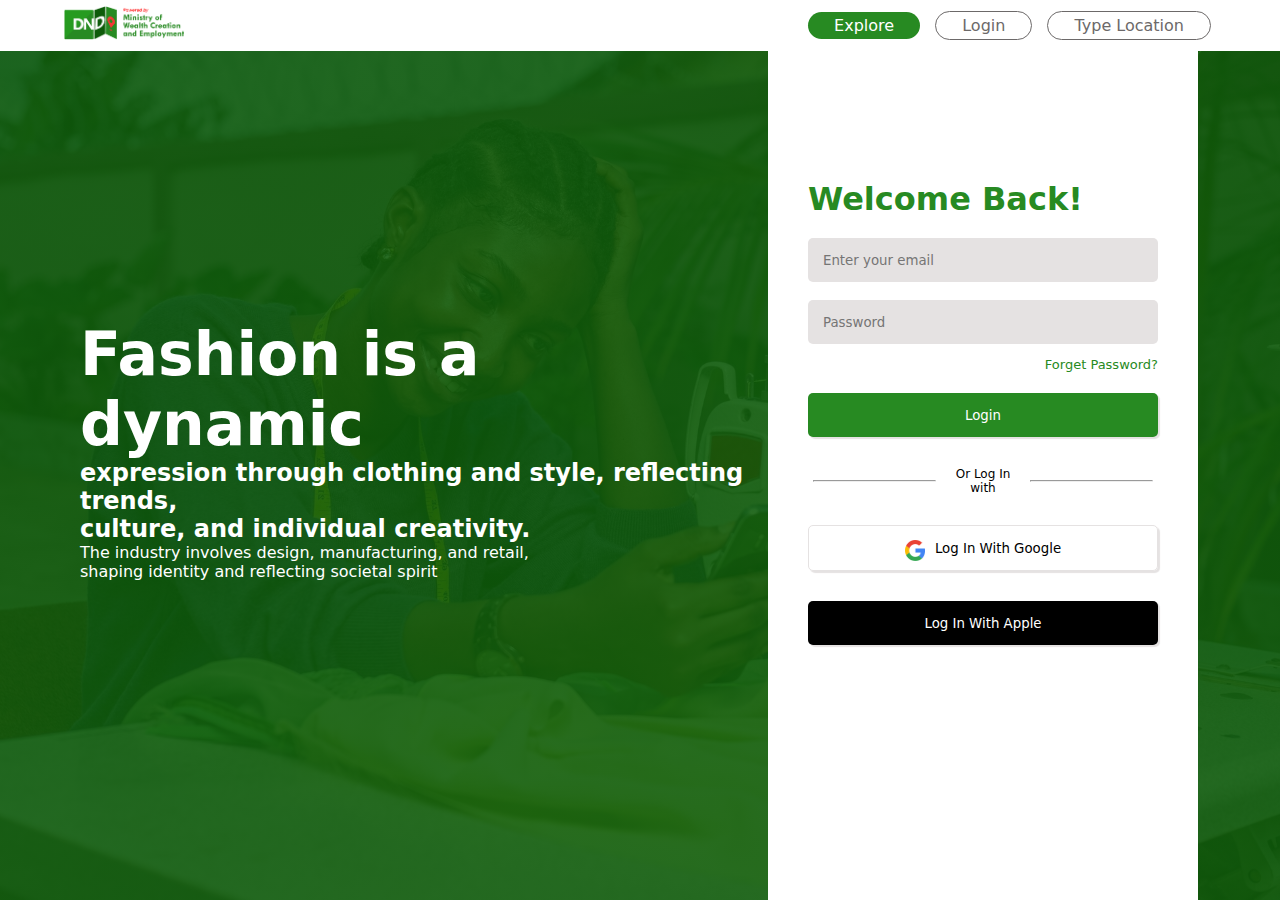
<file: login.html>
<!DOCTYPE html>
<html lang="en">
<head>
    <meta charset="UTF-8">
    <meta name="viewport" content="width=device-width, initial-scale=1.0">
    <link rel="icon" href="IMG/DND ICON.ico">
    <link rel="stylesheet" href="login.css">
    
    <title>DND</title>
</head>
<body>
    
    <section class="header">
        <nav>
            <a href="./index.html"><img src="./IMG/DND LOGO.png" alt=""></a>
            <ul>
                <li class="explore"><a href="explore.html">Explore</a></li>
                <li><a href="login.html">Login</a></li>
                <li><a href="type-location.html">Type Location</a></li>
            </ul>
        </nav>
    </section>
    <div class="text-container">
        <h1>Fashion is a dynamic</h1>
        <h2>expression through clothing and style, reflecting trends,<br>culture, and individual creativity.</h2>
        <p>The industry involves design, manufacturing, and retail, <br>shaping identity and reflecting societal spirit</p>
    </div>
    <div>
        <div class="second-box">
            <h1> Welcome Back!</h1>
            <form action="" data-="login-data">
                <input type="email" placeholder="Enter your email" required>
                <input type="password" placeholder="Password" class="password" required min="9">
                <label for=""><a href="">Forget Password?</a></label>
                <button type="submit">Login</button>
                <div class="login-box">
                    <hr>
                    <p>Or Log In with</p>
                    <hr>
                </div>
                <button type="button" class="google"><i><img src="IMG/google.png" alt="" width="20px" ></i>Log In With Google</button>
                <button type="button" class="apple">Log In With Apple</button>
            </form>
        </div>
    </div>
    
</body>
</html>
</file>
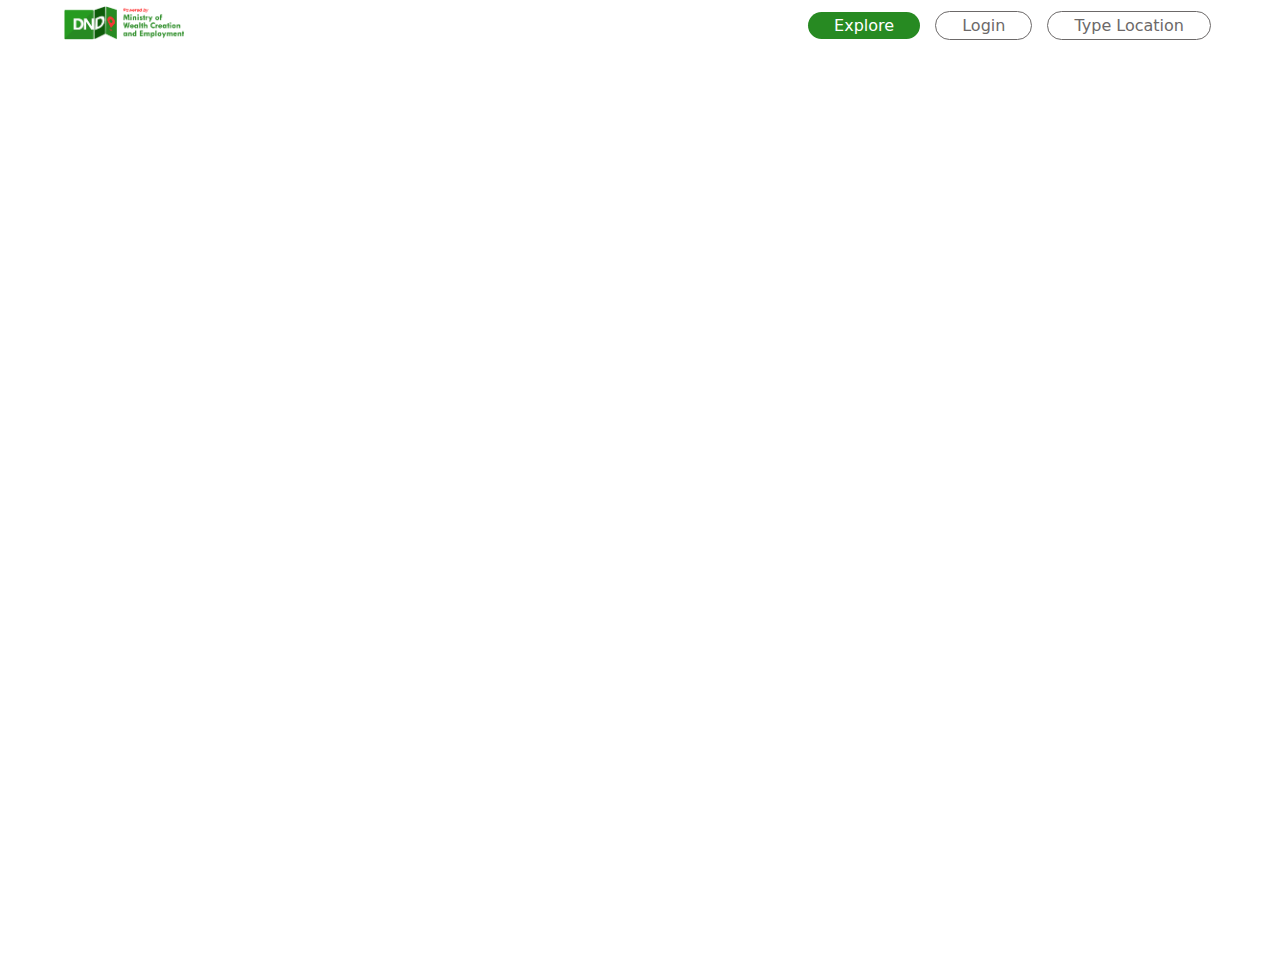
<file: type-location.html>
<!DOCTYPE html>
<html lang="en">
<head>
    <meta charset="UTF-8">
    <meta name="viewport" content="width=device-width, initial-scale=1.0">
    <link href="https://cdn.jsdelivr.net/npm/bootstrap@5.3.2/dist/css/bootstrap.min.css" rel="stylesheet" integrity="sha384-T3c6CoIi6uLrA9TneNEoa7RxnatzjcDSCmG1MXxSR1GAsXEV/Dwwykc2MPK8M2HN" crossorigin="anonymous">
<script src="https://cdn.jsdelivr.net/npm/bootstrap@5.3.2/dist/js/bootstrap.bundle.min.js" integrity="sha384-C6RzsynM9kWDrMNeT87bh95OGNyZPhcTNXj1NW7RuBCsyN/o0jlpcV8Qyq46cDfL" crossorigin="anonymous"></script>
    <link rel="icon" href="IMG/DND ICON.ico">
    <link rel="stylesheet" href="type-location.css">
    
    <title>DND</title>
</head>
<body>
    <section class="header">
        <nav>
            <a href="./index.html"><img src="./IMG/DND LOGO.png" alt=""></a>
            <ul>
                <li class="explore"><a href="explore.html">Explore</a></li>
                <li><a href="login.html">Login</a></li>
                <li><a href="type-location.html">Type Location</a></li>
            </ul>
        </nav>
        <div id="googleMap" style="width:100%;height:100vh;">
            <iframe src="https://www.google.com/maps/embed?pb=!1m18!1m12!1m3!1d990.811574843982!2d3.5003135695543874!3d6.61629239958611!2m3!1f0!2f0!3f0!3m2!1i1024!2i768!4f13.1!3m3!1m2!1s0x103bee82652c03e7%3A0x1eaca21cd7c83c8a!2s4%20Suberu%20Ogunsanya%20St%2C%20Ikorodu%2C%20104101%2C%20Lagos!5e0!3m2!1sen!2sng!4v1706623804860!5m2!1sen!2sng" width="100%" height="100%" style="border:0;" allowfullscreen="" loading="lazy" referrerpolicy="no-referrer-when-downgrade"></iframe>
        </div>

<!-- <script>
function myMap() {
var mapProp= {
  center: new google.maps.LatLng(9.0820, 8.6753),
  zoom:5,
};
var map = new google.maps.Map(document.getElementById("googleMap"),mapProp);
}
</script>

<script src="https://maps.googleapis.com/maps/api/js?key=YOUR_KEY&callback=myMap"></script> -->

    </section>
</body>
</html>
</file>
<file: login.css>
*{
    margin: 0%;
    padding: 0%;
    font-family: system-ui, -apple-system, BlinkMacSystemFont, 'Segoe UI', Roboto, Oxygen, Ubuntu, Cantarell, 'Open Sans', 'Helvetica Neue', sans-serif;
    box-sizing: content-box;
    scroll-behavior: smooth;
}
:root{
    --brand-primary-color:#278A22;
    --brand-secondary-color:#0E5B0A;
    --brand-other-color: rgb(108, 105, 105);
    --grey-background:#d1cdcd;
}
section{
    width: 100%;
    height: 100vh;
    background: linear-gradient(rgba(14, 91, 10, 0.896), rgba(14, 91, 10, 0.896)), url(./IMG/login-background.jpg);
    background-position: 49%;
    background-size:cover;

}
nav{
    display: flex;
    position: fixed;
    top: 0;
    left: 0;
    width: 90%;
    flex: 1;
    padding: 0.5% 5%;
    justify-content: space-between;
    align-items: center;
    background-color: #fff;
    z-index: 8;
}
nav img{
    width: 120px;
}

 nav ul li{
    display: inline-block;
    padding: 4px 26px;
    margin: 0px 5px;
    border: 1px solid var(--brand-other-color);
    border-radius: 30px;
}
 nav ul li a{
    text-decoration: none;
    color: var(--brand-other-color);
}
nav ul .explore{
    background-color: #278a22;
    color: #fff;
    border: none;
}
nav ul .explore a{
    color: #fff;
}
.second-box{
    width:350px;
    height: 100vh;
    background-color: #fff;
    position: absolute;
    top: 0;
    left: 60%;
    padding: 0px 40px;
}
.second-box h1{
    margin: 180px 0px 20px 0px;
    color: var(--brand-primary-color);
}
.second-box form{
    display: flex;
    flex-wrap: wrap;
    flex-direction: column;
    text-align: right;
}
.second-box form input{
    height: 40px;
    padding: 2px 15px;
    margin: 0px 0px 18px 0px;
    border: none;
    background-color: rgb(229, 226, 226);
    border-radius: 5px;
}
.second-box form .password{
    margin: 0px 0px 10px 0px;
}
.second-box form input:focus{
    outline: none;
}
.second-box form label{
    margin: 0px 0px 20px 0px;
}
.second-box form label a{
    text-decoration: none;
    font-size: 13px;
    color: var(--brand-primary-color);
}
.second-box form button{
    height: 40px;
    padding: 2px 15px;
    margin: 0px 0px 30px 0px;
    border: none;
    background-color: var(--brand-primary-color);
    border-radius: 5px;
    cursor: pointer;
    color: #fff;
    box-shadow: 2px 2px 1px rgb(229, 226, 226);
}
.second-box form .login-box{
    display: flex;
    flex-wrap: nowrap;
    flex-direction: row;
    justify-content: center;
    align-items: center;
    margin: 0px 0px 30px 0px;
}
.second-box form .login-box hr{
    width: 35%;
    margin: 0px 5px;
}
.second-box form .login-box p{
    font-size: 12px;
    text-align: center;
}
.second-box form .google{
    background-color: transparent;
    border: 1px solid rgb(229, 226, 226);
    color: #000;
    display: flex;
    align-items: center;
    justify-content: center;
}
.second-box form .google i img{
    margin: 8px 10px 0px 0px;
}
.second-box form .apple{
    background-color: #000;
    color: #fff;
    display: flex;
    align-items: center;
    justify-content: center;
}
.text-container{
    position: absolute;
    top: 50%;
    left: 80px;
    width: 700px;
    transform: translateY(-50%);
    color: #fff;
}
.text-container h1{
    font-size: 60px;
}
@media (max-width:992px){
   .text-container{
    scale: 0.8;
    left: 30px;
    width: 400px;
   }
}
@media (max-width:660px){
    .second-box{
        top: 0%;
        left: 50%;
        transform: translate(-50%, 0%);
    }
    section{
        width: auto;
    }
    nav{
        scale: 0.7;
        width: 100vw;
        left: 0%;
    }
    nav ul li{
        display: inline-block;
        padding: 4px 10px;
        margin: 0px 0px;
        border: 1px solid var(--brand-other-color);
        border-radius: 30px;
    }
    .text-container{
        display: none;
    }
}
</file>
<file: type-location.css>
*{
    margin: 0%;
    padding: 0%;
    font-family: system-ui, -apple-system, BlinkMacSystemFont, 'Segoe UI', Roboto, Oxygen, Ubuntu, Cantarell, 'Open Sans', 'Helvetica Neue', sans-serif;
    box-sizing: content-box;
    scroll-behavior: smooth;
}
::-webkit-scrollbar{
    width: 5px;
}
::-webkit-scrollbar-track{
    background-color: #fff;
    border-radius: 30px;
}
::-webkit-scrollbar-thumb{
    background-color: #0E5B0A;
    border-radius: 30px;
}
:root{
    --brand-primary-color:#278A22;
    --brand-secondary-color:#0E5B0A;
    --brand-other-color: rgb(108, 105, 105);
}
.header{
    width: 100%;
} 

.header nav{
    display: flex;
    flex: 1;
    padding: 0.5% 5%;
    justify-content: space-between;
    align-items: center;
    background-color: #fff;
    z-index: 4;
}
.header nav img{
    width: 120px;
}

.header nav ul li{
    display: inline-block;
    padding: 4px 26px;
    margin: 0px 5px;
    border: 1px solid var(--brand-other-color);
    border-radius: 30px;
}
.header nav ul li a{
    text-decoration: none;
    color: var(--brand-other-color);
}
.header nav ul .explore{
    background-color: var(--brand-primary-color);
    color: #fff;
    border: none;
}
.header nav ul .explore a{
    color: #fff;
}
</file>
